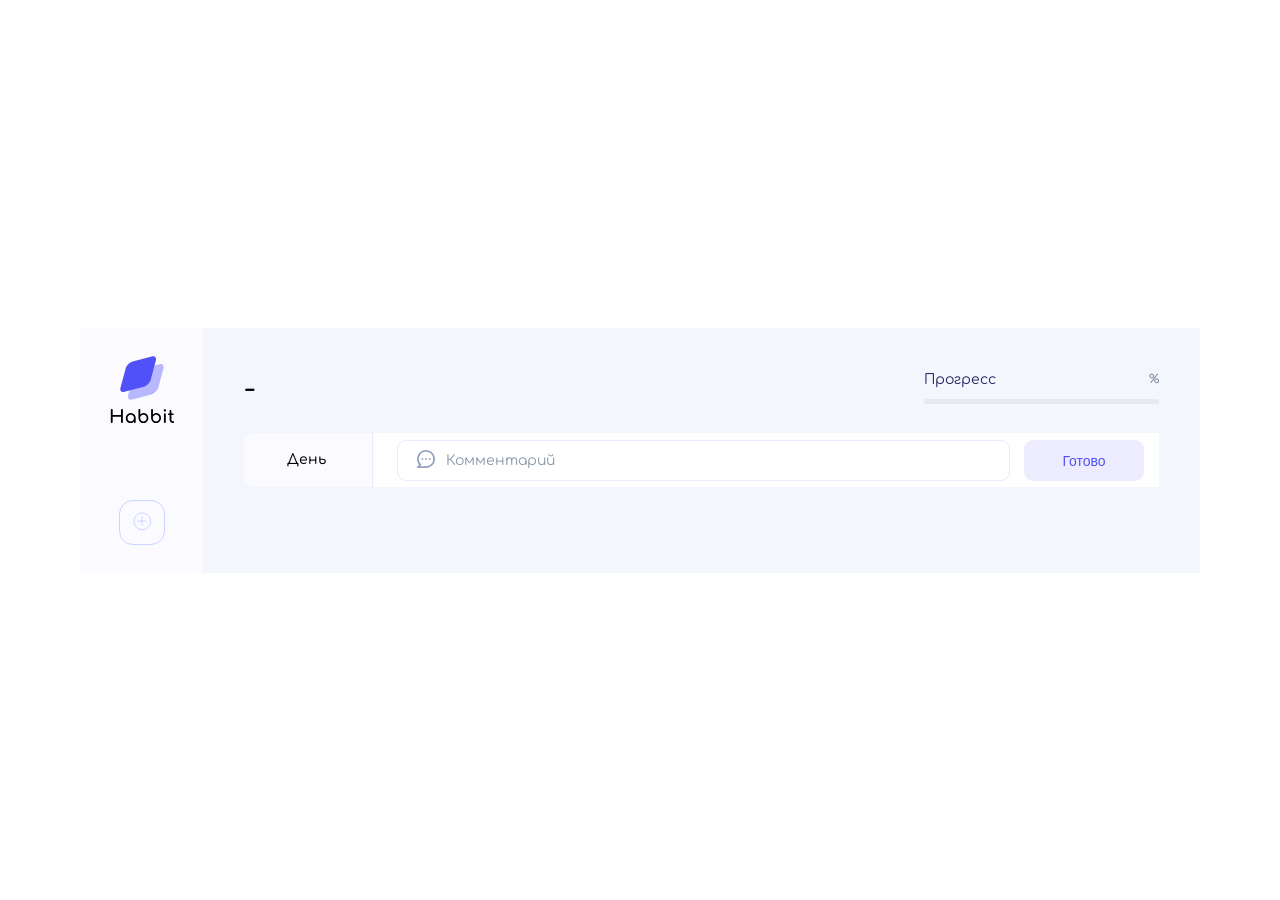
<file: index.html>
<!DOCTYPE html>
<html lang="en">

<head>
  <meta charset="UTF-8">
  <meta name="viewport" content="width=device-width, initial-scale=1.0">
  <title>Document</title>
  <link rel="icon" type="image/png" sizes="32x32" href="images/favicon-32x32.png">
  <link rel="preconnect" href="https://fonts.googleapis.com">
  <link rel="preconnect" href="https://fonts.gstatic.com" crossorigin>
  <link href="https://fonts.googleapis.com/css2?family=Comfortaa:wght@300..700&display=swap" rel="stylesheet">
  <link rel="stylesheet" href="css/style.css">
  <script src="js/app.js" defer></script>
</head>

<body>
  <div class="app">
    <aside class="panel">
      <img class="panel__logo" src="images/logo.svg" alt="Логотип приложения Habbit">
      <nav class="panel__nav menu">
        <ul class="menu__list list-reset">
          <!-- <li class="menu__item">
            <button class="menu__button menu__button_active btn-reset" data-menu-habbit-id="1">
              <img src="images/fitness.svg" alt="Fitness">
            </button>
          </li>
         -->
        </ul>
      </nav>
      <button class="menu__add btn-reset" onclick="togglePopup()">
        <img src="images/add.svg" alt="Add">
      </button>
    </aside>
    <section class="content">
      <header class="header">
        <h1 class="header__title">-</h1>
        <div class="progress">
          <div class="progress__text">
            <span class="progress__text-name">Прогресс</span>
            <span class="progress__text-percent">%</span>
          </div>
          <div class="progress__bar">
            <div class="progress__bar-cover"></div>
          </div>
        </div>
      </header>
      <main>
        <section class="habbits">
          <ul class="habbits__list list-reset">
            <!-- <li class="habbits__item">
            <div class="habbits__item-day">День 1</div>
            <div class="habbits__item-desc">
              <p class="habbits__item-text">Первый подход всегда даётся тяжело</p>
              <button class="habbits__item-delete btn-reset">
                <img src="images/bucket.svg" alt="Delete item">
              </button>
            </div>
          </li> -->
          </ul>
          <div class="habbits__item habbits__item--form">
            <div class="habbits__item-day">День&nbsp;<span class="habbits__new-day-number"></span></div>
            <div class="habbits__item-desc">
              <form class="habbits__form" onsubmit="addNewDay(event)">
                <input name="comment" type="text" class="habbits__input" placeholder="Комментарий">
                <button class="habbits__form-btn btn-reset">Готово</button>
              </form>
            </div>
          </div>
        </section>
      </main>
    </section>
    <div class="cover cover_hidden">
      <div class="popup">
        <h2 class="popup__title">Новая привычка</h2>
        <div class="icon-label">Иконка</div>
        <div class="icon-select">
          <button class="icon icon_active" onclick="setIcon(this,'sport')">
            <img src="images/sport.svg" alt="Спорт" />
          </button>
          <button class="icon" onclick="setIcon(this,'water')">
            <img src="images/water.svg" alt="Напитки" />
          </button>
          <button class="icon" onclick="setIcon(this,'food')">
            <img src="images/food.svg" alt="Еда" />
          </button>
        </div>
        <form class="popup__form" onsubmit="addNewHabbit(event)">
          <input type="text" name="name" placeholder="Название" />
          <input type="text" name="icon" placeholder="Иконка" value="sport" hidden />
          <input type="number" name="target" placeholder="Цель (количество дней)" />
          <button class="button btn-reset" type="submit">Добавить</button>
        </form>
        <button class="popup__close" onclick="togglePopup()">
          <img src="images/close.svg" alt="Закрыть попап" />
        </button>
      </div>
    </div>
  </div>

</body>

</html>
</file>
<file: css/style.css>
:root {
  --font-family: "Comfortaa", sans-serif;
}

html {
  box-sizing: border-box;
}

*,
*::before,
*::after {
  box-sizing: inherit;
}

a {
  color: inherit;
  text-decoration: none;
}

img {
  max-width: 100%;
  height: auto;
}

.list-reset {
  margin: 0;
  padding: 0;
  list-style: none;
}

.btn-reset {
  padding: 0;
  border: none;
  background-color: transparent;
  cursor: pointer;
}

.error {
  outline: 2px solid red;
}

body {
  margin: 0;
  padding: 0;
  min-height: 100dvh;
  display: flex;
  justify-content: center;
  align-items: center;
  font-family: var(--font-family);
  font-optical-sizing: auto;
  font-size: 16px;
  font-weight: 500;
  font-style: normal;
  line-height: 1;
}

.app {
  display: flex;
  width: 1120px;
  background-color: #f3f6fd;
}

/* Side menu */
.panel {
  padding-block: 28px;
  width: 123px;
  display: flex;
  flex-direction: column;
  align-items: center;
  background-color: #FBFAFF;
}

.panel__logo {
  margin-bottom: 48px;
}

.panel__nav {
  margin-bottom: 25px;
}

.menu__list {
  display: flex;
  flex-direction: column;
  align-items: center;
  gap: 25px;
}

.menu__button {
  border-radius: 14px;
  width: 46px;
  height: 45px;
  background-color: #fff;
  box-shadow: 0 8px 14px 0 rgba(62, 107, 224, 0.12);
}

.menu__button_active {
  background-color: #5051f9;
}

.menu__button_active img {
  filter: brightness(0) invert(1);
}

.menu__button:hover {
  background-color: #6a6afb;
}

.menu__button:hover img {
  filter: brightness(0) invert(1);
}

.menu__add {
  border: 1px solid #cad5ff;
  border-radius: 14px;
  width: 46px;
  height: 45px;
}

.menu__add:hover {
  background-color: #f3f6fd;
}

/* Main */
.content {
  padding-inline: 41px;
  padding-block: 45px;
  flex-grow: 1;
}

/* Header */
.header {
  margin-bottom: 29px;
  display: flex;
  align-items: flex-end;
  justify-content: space-between;
}

.header__title {
  margin-block: 0;
  font-weight: 400;
  font-size: 30px;
  color: #000;
}

.progress {
  width: 235px;
}

.progress__text {
  margin-bottom: 12px;
  display: flex;
  justify-content: space-between;
}

.progress__text-name {
  font-weight: 400;
  font-size: 14px;
  color: #232360;
}

.progress__text-percent {
  font-weight: 400;
  font-size: 12px;
  color: #768396;
}

.progress__bar {
  position: relative;
  width: 100%;
  height: 5px;
  border-radius: 4px;
  background-color: #e6e9ed;
}

.progress__bar-cover {
  position: absolute;
  top: 0;
  left: 0;
  height: 100%;
  background-color: #5051F9;
  border-radius: inherit;
  will-change: width;
  transition: width 0.2s ease-out;
}

/* Habits */
.habbits__item {
  margin-bottom: 12px;
  display: flex;
  border-radius: 10px;
  background-color: #FBFAFF;
}

.habbits__item-day {
  width: 129px;
  border-right: 1px solid #e7ebfb;
  display: flex;
  align-items: center;
  justify-content: center;
  font-size: 14px;
  color: #000;
}

.habbits__item-desc {
  padding-inline: 24px 15px;
  padding-block: 7px 5px;
  min-height: 54px;
  flex-grow: 1;
  display: flex;
  justify-content: space-between;
  align-items: center;
  font-size: 16px;
  color: #23235f;
  background-color: #fff;
}

.habbits__item-text {
  margin-block: 0;
}

.habbits__item-delete {
  width: 24px;
  height: 24px;
  border: 1px solid transparent;
}

.habbits__form {
  position: relative;
  flex-grow: 1;
  display: flex;
  gap: 14px;
  align-items: stretch;
}

.habbits__input {
  padding-inline: 48px 20px;
  padding-block: 12px;
  border: 1px solid #e7ebfb;
  flex-grow: 1;
  border-radius: 9px;
  background-color: #fff;
  font-family: inherit;
  font-size: 14px;
  color: #23235f;
}

.habbits__form::before {
  content: '';
  position: absolute;
  top: 10px;
  left: 20px;
  width: 18px;
  height: 18px;
  background-image: url('../images/dots.svg');
  background-repeat: no-repeat;
  background-size: cover;
}

.habbits__input::placeholder {
  color: #8899a8;
}

.habbits__form-btn {
  min-width: 120px;
  font-size: 14px;
  color: #5051f9;
  background-color: #edecfe;
  border-radius: 9px;
}

.habbits__form-btn:hover {
  filter: brightness(0.95);
}

/* Popup */
.cover {
  position: fixed;
  left: 0;
  right: 0;
  bottom: 0;
  top: 0;
  background: rgba(0, 0, 0, 0.25);
  display: flex;
  align-items: center;
  justify-content: center;
}

.cover_hidden {
  display: none;
}

.popup {
  background: #FFFFFF;
  box-shadow: 0px 8px 14px 12px rgba(56, 56, 56, 0.05);
  border-radius: 10px;
  max-width: 600px;
  width: 100%;
  padding: 20px;
  position: relative;
  display: flex;
  flex-direction: column;
  align-items: center;
}

.popup__close {
  position: absolute;
  right: 15px;
  top: 15px;
  border: none;
  background: none;
  cursor: pointer;
}

.popup__title {
  font-weight: 400;
  font-size: 24px;
  line-height: 27px;
}

.icon-label {
  font-size: 14px;
  line-height: 16px;
  color: #768396;
  margin-bottom: 10px;
}

.icon-select {
  display: flex;
  gap: 25px;
  margin-bottom: 20px;
}

.icon {
  border: 1px solid #5051F9;
  border-radius: 14px;
  background: white;
  display: flex;
  align-items: center;
  justify-content: center;
  width: 45px;
  height: 45px;
  cursor: pointer;
}

.icon_active {
  background: #5051F9;
}

.icon:hover {
  background: #6A6AFB;
}

.icon:hover img {
  filter: brightness(0) invert(1);
}

.icon_active img {
  filter: brightness(0) invert(1);
}

.popup__form {
  width: 100%;
  display: flex;
  flex-direction: column;
  align-items: center;
  gap: 15px;
}

.popup__form input {
  width: 100%;
  padding-inline: 20px;
  padding-block: 12px;
  border: 1px solid #e7ebfb;
  border-radius: 9px;
  background-color: #fff;
  font-family: inherit;
  font-size: 14px;
  color: #23235f;
}

.popup__form input::placeholder {
  color: #8899a8;
}

.popup__form button {
  padding-block: 12px;
  min-width: 120px;
  font-size: 14px;
  color: #5051f9;
  background-color: #edecfe;
  border-radius: 9px;
}

.popup__form button:hover {
  filter: brightness(0.95);
}
</file>
